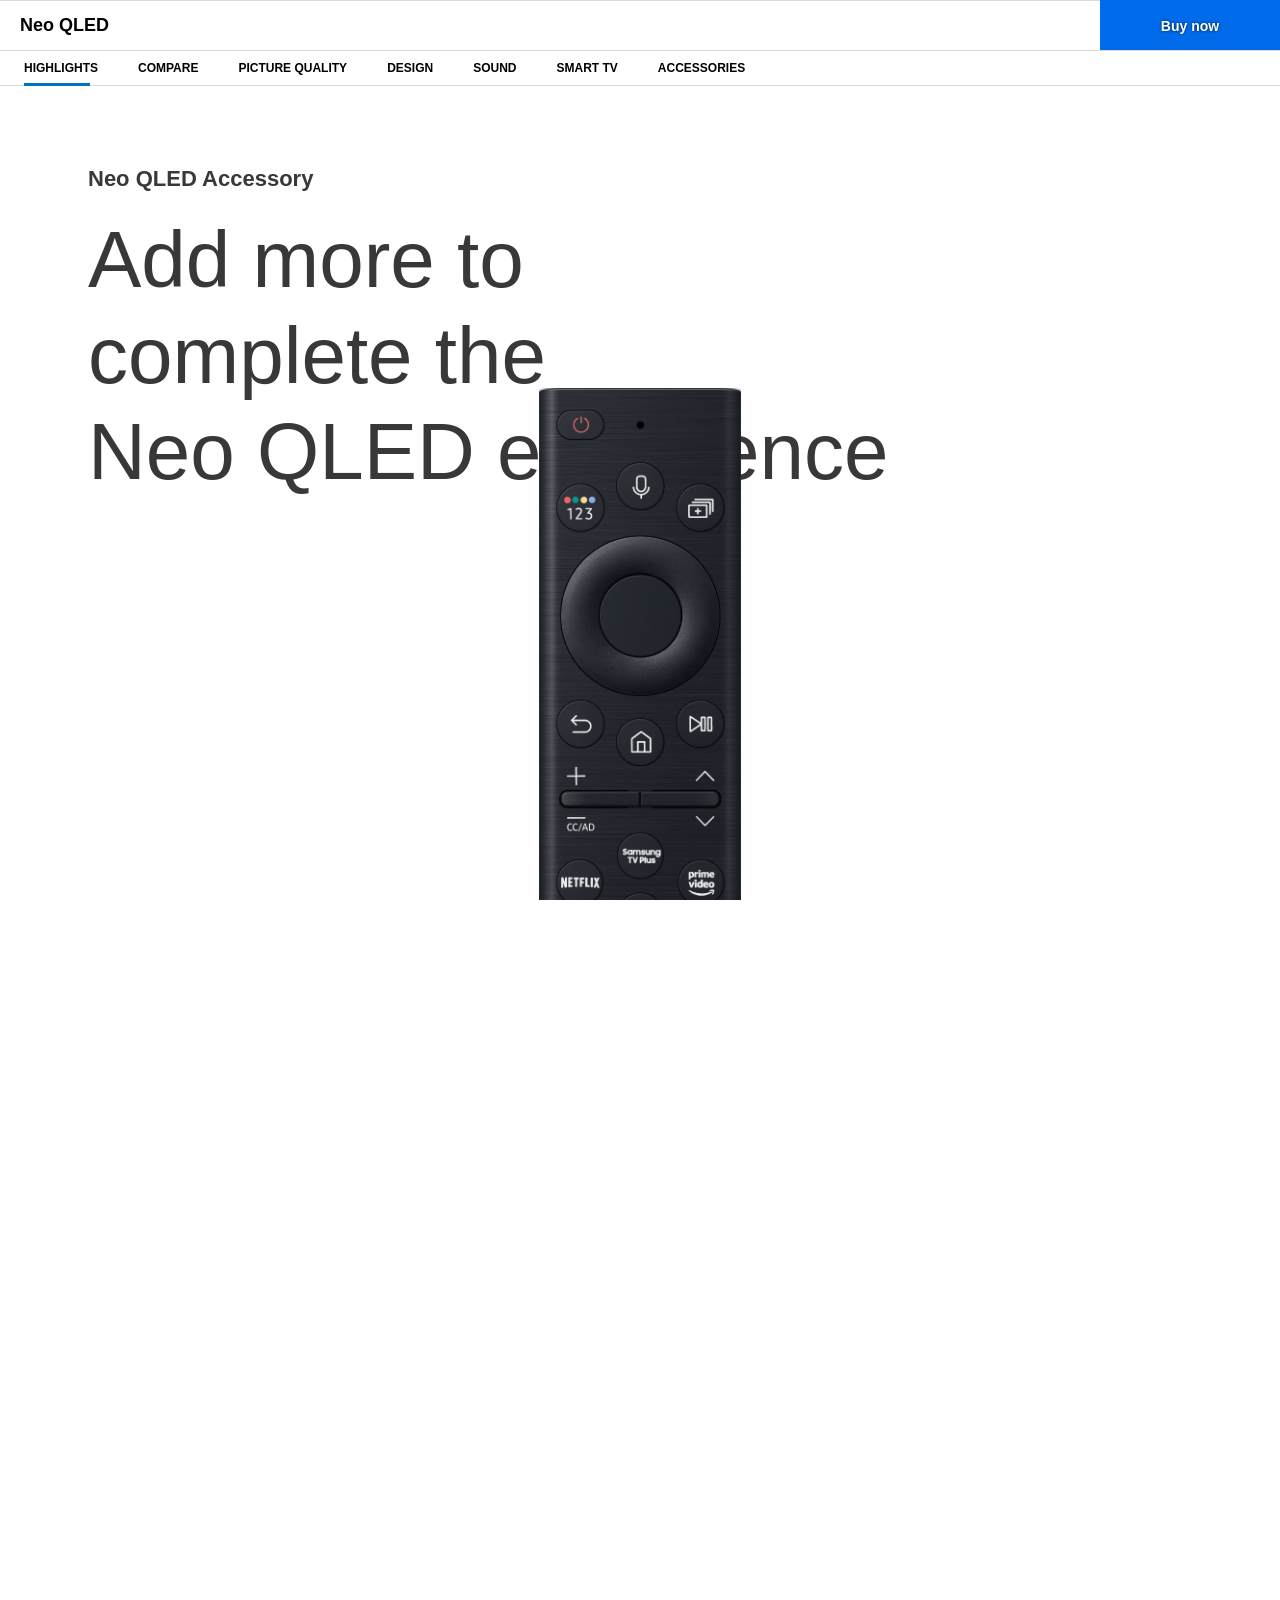
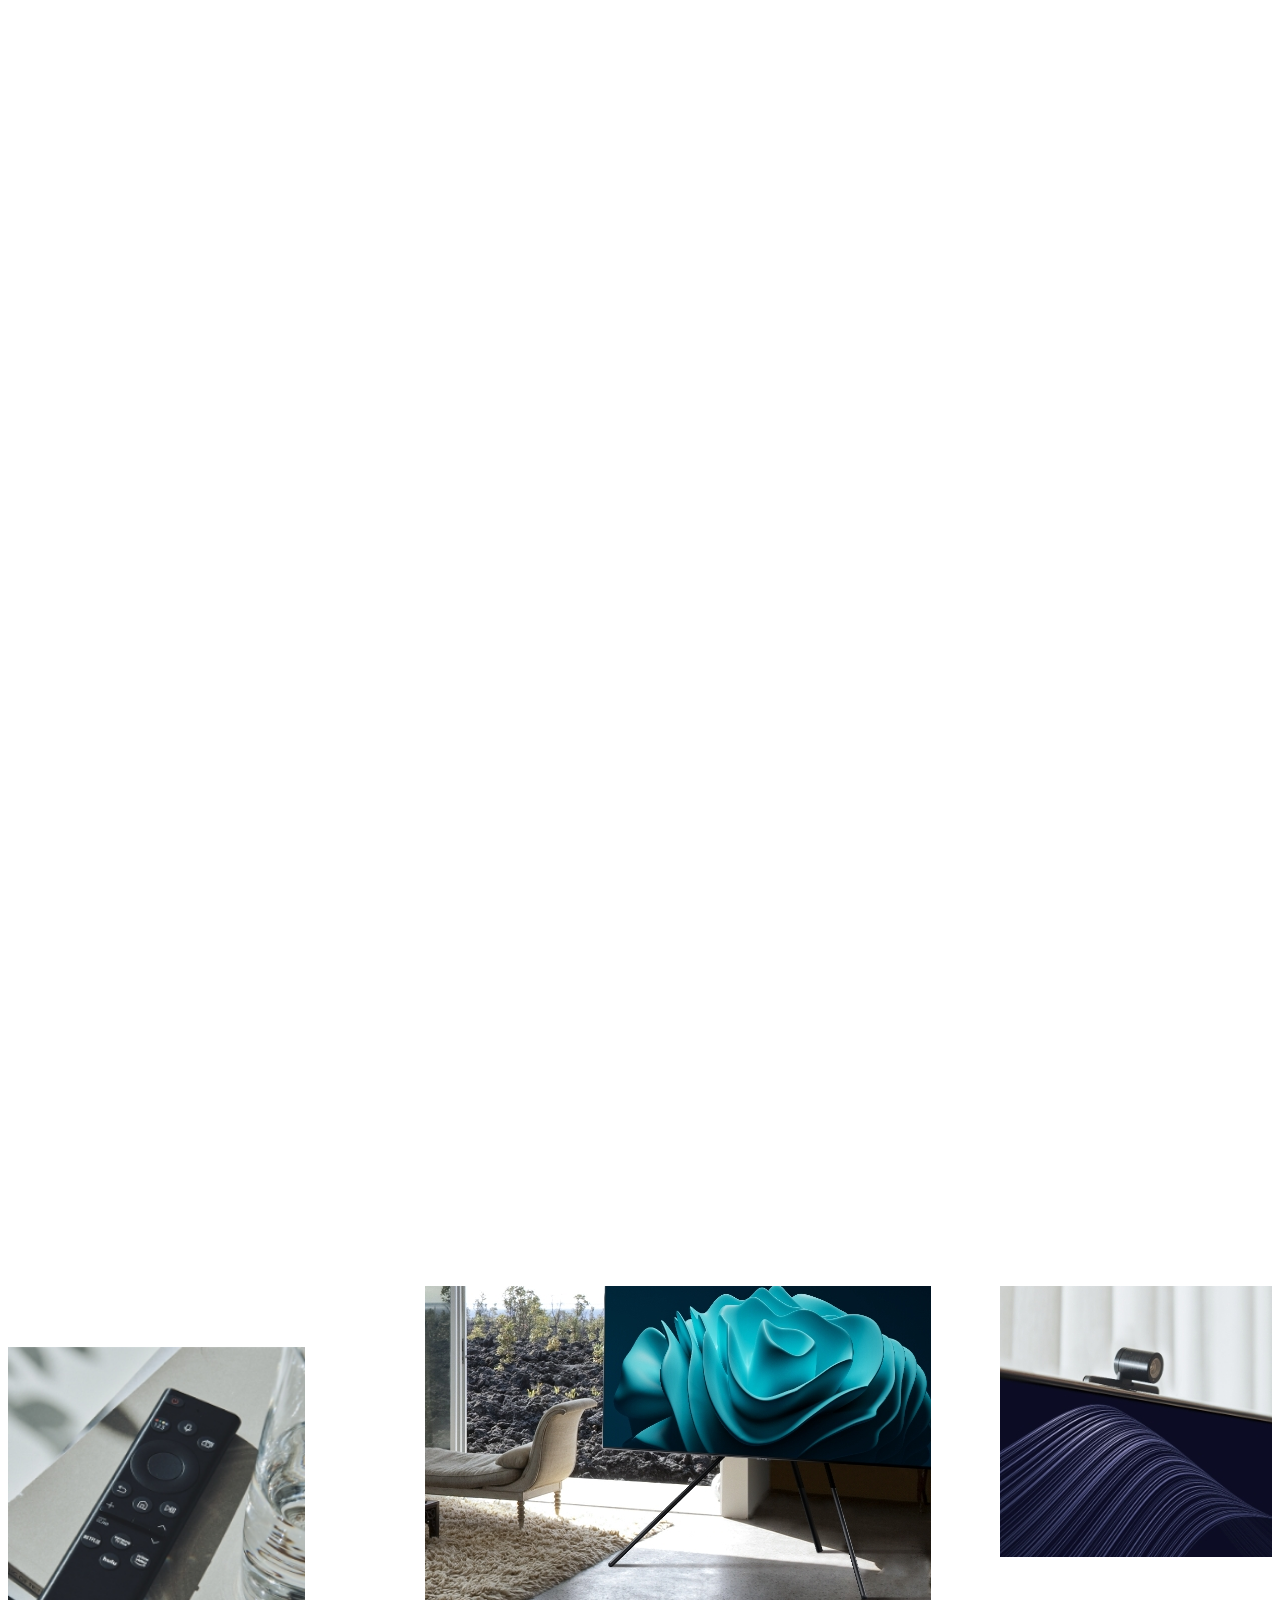
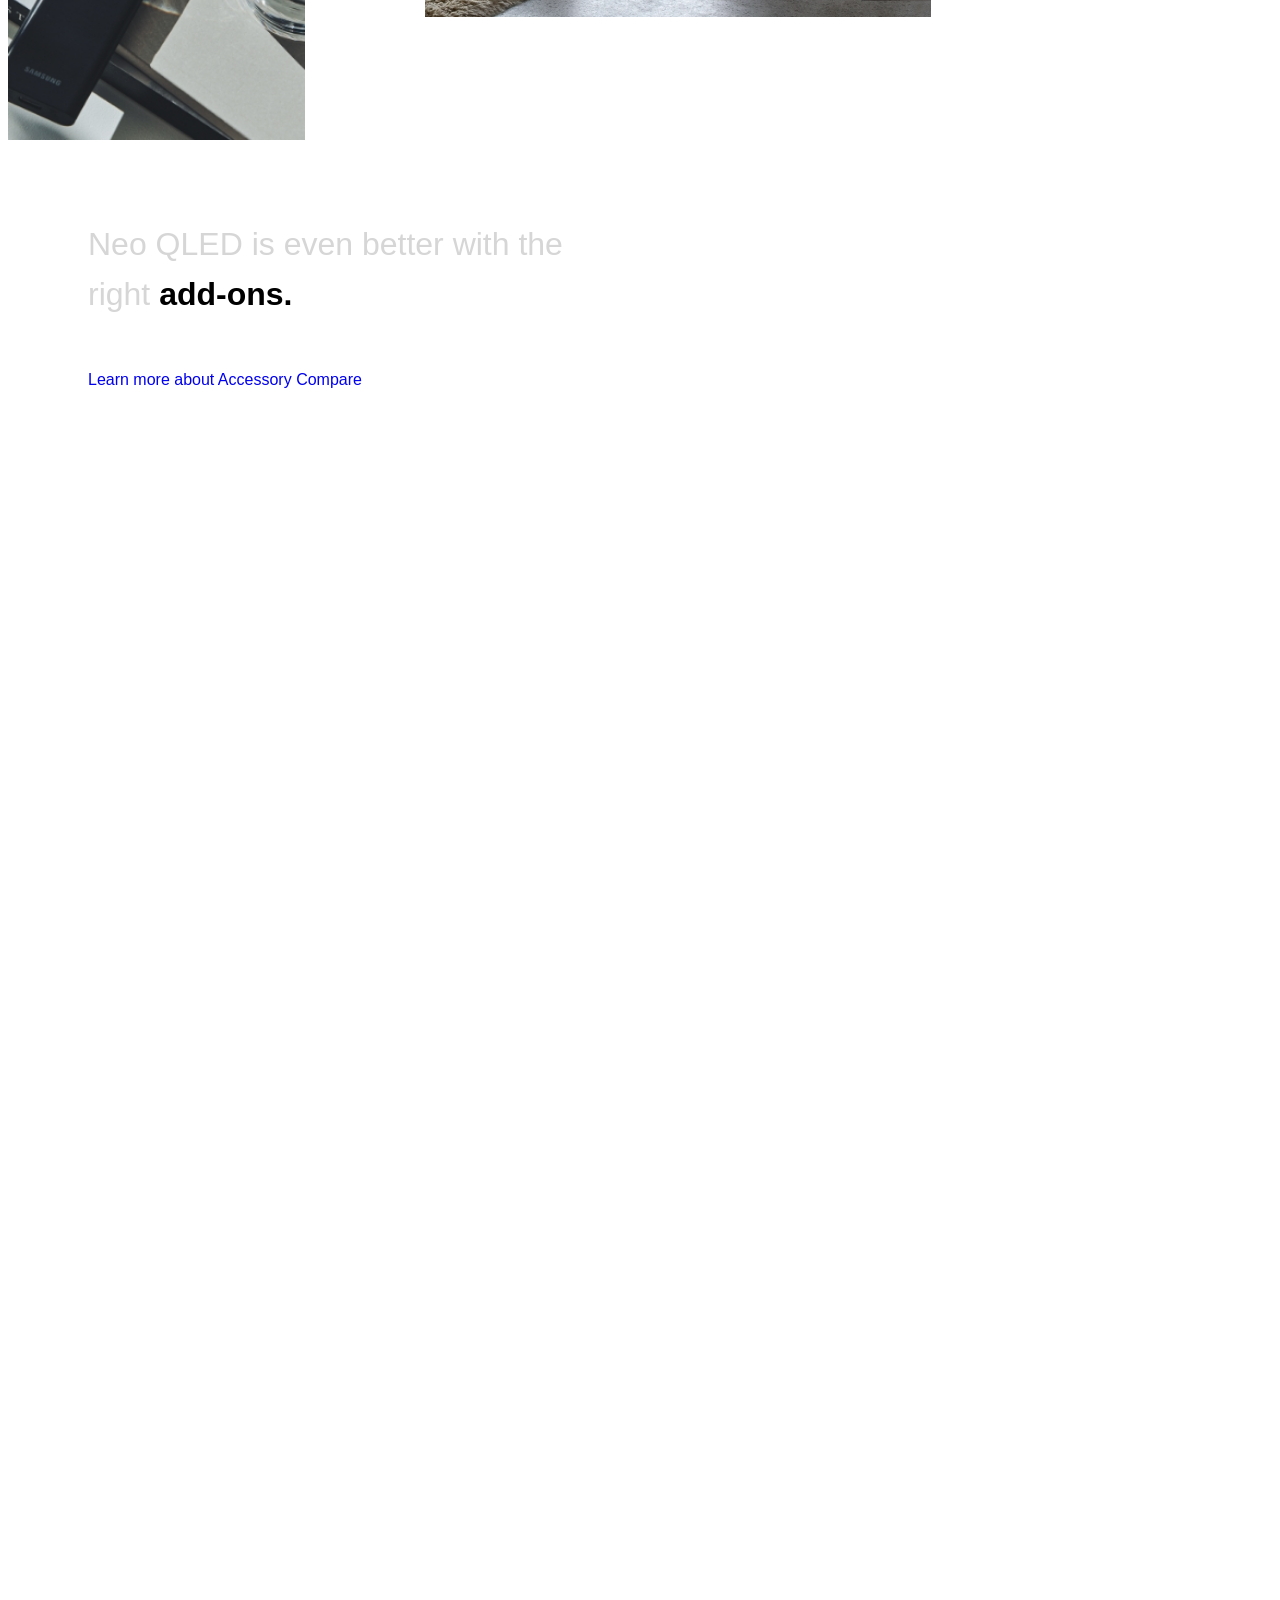
<file: index_final.html>
<!DOCTYPE html>
<html lang="ko">
<head>
    <meta charset="UTF-8">
    <meta name="viewport" content="width=device-width, initial-scale=1.0">
    <title></title>
    <link rel="stylesheet" href="css/style_final.css">
</head>
<body>
	<div class="content" role="main">
		<div class="root">
			<!--//neo qled gnb -->
			<div class="pd-g-floating-nav aem-GridColumn aem-GridColumn--default--12">
				<section class="floating-navigation floating-navigation--mobile-scroll floating-navigation--theme-white floating-navigation--no-utility floating-navigation--width-1440 floating-navigation--bg-1440 floating-navigation--bg-full floating-navigation--bg--fixed">
					<div class="floating-navigation--bg-full floating-navigation__wrap">
						<div class="floating-navigation__inner">
							<div class="floating-navigation__menu-wrap">
								<div class="floating-navigation__menu">
									<ul class="floating-navigation__menu-list">
										<li class="floating-navigation__menu-item active">
											<a href="#" an-tr="nv04_floating navigation-vd marketing page-cta-link" an-ca="navigation" an-ac="secondary navi" an-la="secondary navi:highlights" draggable="false">HIGHLIGHTS
											</a>
										</li>
										<li class="floating-navigation__menu-item ">
											<a href="#" an-tr="nv04_floating navigation-vd marketing page-cta-link" an-ca="navigation" an-ac="secondary navi" an-la="secondary navi:compare" draggable="false">COMPARE
											</a>
										</li>
										<li class="floating-navigation__menu-item ">
											<a href="#" an-tr="nv04_floating navigation-vd marketing page-cta-link" an-ca="navigation" an-ac="secondary navi" an-la="secondary navi:picture quality" draggable="false">PICTURE QUALITY
											</a>
										</li>
										<li class="floating-navigation__menu-item ">
											<a href="#" an-tr="nv04_floating navigation-vd marketing page-cta-link" an-ca="navigation" an-ac="secondary navi" an-la="secondary navi:design" draggable="false">DESIGN
											</a>
										</li>
										<li class="floating-navigation__menu-item ">
											<a href="#" an-tr="nv04_floating navigation-vd marketing page-cta-link" an-ca="navigation" an-ac="secondary navi" an-la="secondary navi:sound" draggable="false">SOUND
											</a>
										</li>
										<li class="floating-navigation__menu-item ">
											<a href="#" an-tr="nv04_floating navigation-vd marketing page-cta-link" an-ca="navigation" an-ac="secondary navi" an-la="secondary navi:smarttv" draggable="false">SMART TV
											</a>
										</li>
										<li class="floating-navigation__menu-item ">
											<a href="#" an-tr="nv04_floating navigation-vd marketing page-cta-link" an-ca="navigation" an-ac="secondary navi" an-la="secondary navi:tv accessories" draggable="false">ACCESSORIES
											</a>
										</li>
									</ul>
									<div class="floating-navigation__menu-bar" style="left: 24px; width: 66px;"></div>
								</div>
							</div>
							<div class="floating-navigation__header">
								<h1 class="floating-navigation__headline">
									<strong class="floating-navigation__headline-text">
										<em>Neo QLED</em>
										<svg class="icon" focusable="false"><use xlink:href="#" href="#close-up-bold"></use></svg>
									</strong>
								</h1>
								
								<div class="floating-navigation__utility">
									<div class="floating-navigation__button-wrap">
										<a class="floating-navigation__button" href="#" aria-label="Buy now" an-tr="nv04_floating navigation-vd marketing page-cta-button" an-ca="navigation" an-ac="secondary navi" an-la="secondary navi:buy now"><span>Buy now</span>
										</a>
									</div>
								</div>
							</div>
						</div>
					</div>
				</section>
			</div>
			<!--//neo qled gnb e-->

		
			<!-- accessory -->
			<div class="vd-wrap">
				<section class="vd-common vd-qled-acc">
					<div class="vd-cont">
						<div class="vd-sticky-wrap vd-remote">
							<div class="vd-sticky-in">
								
								<div class="vd-qled-acc-start">
									<div class="vd-txt-wrap vd-header">
										<h2 class="vd-eyebrow">Neo QLED Accessory</h2>
										<p class="vd-tit">Add more to <br/>complete the<br/>Neo QLED experience</p>
									</div>
									<div class="vd-remote-box">
										<figure class="vd-remote-img image">
											<div class="remote-back-box">
												<img src="img/img-acc-remote-back.png" data-desktop-src="img/img-acc-remote-back.png" data-mobile-src="img/img-acc-remote-back.png" class="original-back-img responsive-img" alt="">
											</div>
											<img src="img/img-acc-remote-front.png" data-desktop-src="img/img-acc-remote-front.png" data-mobile-src="img/img-acc-remote-front.png" class="original-img responsive-img" alt="">
											<img src="img/img-acc-remote-front-large.png" data-desktop-src="img/img-acc-remote-front-large.png" data-mobile-src="img/img-acc-remote-front-large.png" class="large-img responsive-img" alt="">
										</figure>
									</div>
								</div>
								
								<div class="vd-qled-acc-story01">
									<div class="vd-acc-remote-wrap">
										<div class="vd-remote-box">
											<figure class="vd-remote-back">
												<img src="img/img-acc-remote-back.png" alt="">
											</figure>
											<div class="vd-remote-charge">
												<span class="vd-charge01"><img src="img/img-acc-charge.png" alt=""></span>
												<span class="vd-charge02"><img src="img/img-acc-charge.png" alt=""></span>
												<span class="vd-charge03"><img src="img/img-acc-charge.png" alt=""></span>
												<span class="vd-charge04"><img src="img/img-acc-charge.png" alt=""></span>
												<span class="vd-charge05"><img src="img/img-acc-charge.png" alt=""></span>
												<span class="vd-charge06"><img src="img/img-acc-charge.png" alt=""></span>
												<span class="vd-charge07"><img src="img/img-acc-charge.png" alt=""></span>
												<span class="vd-charge08"><img src="img/img-acc-charge.png" alt=""></span>
												<span class="vd-charge09"><img src="img/img-acc-charge.png" alt=""></span>
												<span class="vd-charge10"><img src="img/img-acc-charge.png" alt=""></span>
											</div>
										</div>
										<div class="vd-remote-light">
											<figure class="vd-light-on image"><img src="img/img-acc-remote-light.png" data-desktop-src="img/img-acc-remote-light.png" data-mobile-src="img/img-acc-remote-light.png" alt="" class="responsive-img"></figure>
										</div>
									</div>
								</div>
								
								<div class="vd-qled-acc-story02">
									<div class="vd-acc-remote-wrap">
										<div class="vd-remote-box">
											<figure class="vd-remote-back"><img src="img/img-acc-remote-back.png" alt=""></figure>
											<div class="vd-remote-charge">
												<span class="vd-charge01"><img src="img/img-acc-charge.png" alt=""></span>
												<span class="vd-charge02"><img src="img/img-acc-charge.png" alt=""></span>
												<span class="vd-charge03"><img src="img/img-acc-charge.png" alt=""></span>
												<span class="vd-charge04"><img src="img/img-acc-charge.png" alt=""></span>
												<span class="vd-charge05"><img src="img/img-acc-charge.png" alt=""></span>
												<span class="vd-charge06"><img src="img/img-acc-charge.png" alt=""></span>
												<span class="vd-charge07"><img src="img/img-acc-charge.png" alt=""></span>
												<span class="vd-charge08"><img src="img/img-acc-charge.png" alt=""></span>
												<span class="vd-charge09"><img src="img/img-acc-charge.png" alt=""></span>
												<span class="vd-charge10"><img src="img/img-acc-charge.png" alt=""></span>
											</div>
										</div>
										<div class="vd-remote-item-box left-box">
											<div class="vd-charge-item01">
												<figure><img src="img/img-charge-item01.png" alt=""></figure>
												<div class="vd-charge-line">
													<img src="img/img-charge-item01-mt01.png" alt="" class="vd-charge-line01">
													<img src="img/img-charge-item01-mt02.png" alt="" class="vd-charge-line02">
													<img src="img/img-charge-item01-mt03.png" alt="" class="vd-charge-line03">
												</div>
											</div>
											
											<div class="vd-charge-item02">
												<figure><img src="img/img-charge-item02.png" alt=""></figure>
												<div class="vd-charge-line">
													<img src="img/img-charge-item02-mt01.png" alt="" class="vd-charge-line01">
													<img src="img/img-charge-item02-mt02.png" alt="" class="vd-charge-line02">
													<img src="img/img-charge-item02-mt03.png" alt="" class="vd-charge-line03">
												</div>
											</div>
											
											<div class="vd-charge-item03">
												<figure><img src="img/img-charge-item03.png" alt=""></figure>
												<div class="vd-charge-line">
													<img src="img/img-charge-item03-mt01.png" alt="" class="vd-charge-line01">
													<img src="img/img-charge-item03-mt02.png" alt="" class="vd-charge-line02">
													<img src="img/img-charge-item03-mt03.png" alt="" class="vd-charge-line03">
												</div>
											</div>
										
										</div>
										<div class="vd-remote-item-box right-box">
											<div class="vd-charge-item04">
												<figure><img src="img/img-charge-item04.png" alt=""></figure>
												<div class="vd-charge-line">
													<img src="img/img-charge-item04-mt01.png" alt="" class="vd-charge-line01">
													<img src="img/img-charge-item04-mt02.png" alt="" class="vd-charge-line02">
													<img src="img/img-charge-item04-mt03.png" alt="" class="vd-charge-line03">
												</div>
											</div>
											
											<div class="vd-charge-item05">
												<figure><img src="img/img-charge-item05.png" alt=""></figure>
												<div class="vd-charge-line">
													<img src="img/img-charge-item05-mt01.png" alt="" class="vd-charge-line01">
													<img src="img/img-charge-item05-mt02.png" alt="" class="vd-charge-line02">
													<img src="img/img-charge-item05-mt03.png" alt="" class="vd-charge-line03">
												</div>
											</div>
										</div>
									</div>
								</div>
								
							</div>
						</div>
						
						<div class="vd-acc-scroll">
							<div class="vd-sticky-wrap">
								<div class="vd-sticky-in">
									<div class="vd-acc-scroll-outer">
										<div class="vd-acc-scroll-inner">
											<ul class="vd-acc-item-list" role="list">
												<li class="vd-acc-item01" role="listitem">
													<div class="item-inner">
														<figure class="image">
															<img src="img/img-acc-product01.jpg" data-desktop-src="img/img-acc-product01.jpg" data-mobile-src="img/img-acc-product01.jpg" alt="" class="responsive-img">
														</figure>
													</div>
												</li>
												<li class="vd-acc-item02" role="listitem">
													<div class="item-inner">
														<figure class="image">
															<img src="img/img-acc-product02.jpg" data-desktop-src="img/img-acc-product02.jpg" data-mobile-src="img/img-acc-product02.jpg" alt="" class="responsive-img">
														</figure>
													</div>
												</li>
												<li class="vd-acc-item03" role="listitem">
													<div class="item-inner">
														<figure class="image">
															<img src="img/img-acc-product03.jpg" data-desktop-src="img/img-acc-product3.jpg" data-mobile-src="img/img-acc-product03.jpg" alt="" class="responsive-img">
														</figure>
													</div>
												</li>
											</ul>
										</div>
									</div>
									
									<div class="vd-qled-acc-end vd-mo-none">
										<div class="vd-cont-inner vd-w-1440">
											<div class="vd-txt-wrap vd-txt-type01 vd-type-white">
												<p class="vd-desc">
													<span>Neo QLED is even better with the <br>right</span> <strong>add-ons.</strong>
												</p>
												<div class="vd-cta-wrap">
													<div class="vd-btn-link vd-btn-black"><a href="#"><span>Learn more about Accessory</span></a></div>
													<div class="vd-btn-link vd-btn-black vd-btn-compare"><a href="#vd-compare-wrap" role="button"><span>Compare</span></a></div>
												</div>
											</div>
										</div>
									</div>
									
								</div>
							</div>
							
							<div class="vd-qled-acc-end vd-pc-none">
								<div class="vd-cont-inner vd-w-1440">
									<div class="vd-txt-wrap vd-txt-type01 vd-type-white">
										<p class="vd-desc">
											<span>Neo QLED is even better with the <br class="vd-mo-none">right</span> <strong>add-ons.</strong>
										</p>
										<div class="vd-cta-wrap">
											<div class="vd-btn-link vd-btn-black"><a href="#"><span>Learn more about Accessory</span></a></div>
											<div class="vd-btn-link vd-btn-black vd-btn-compare"><a href="#vd-compare-wrap" role="button"><span>Compare</span></a></div>
										</div>
									</div>
								</div>
							</div>
						</div>
						
					</div>
				</section>
			</div>
			<!-- //accessory -->		
		</div>
	</div>

	<script src="js/gsap.min.js"></script>
	<script src="js/ScrollTrigger.min.js"></script>
	<script src="js/pracComp_final.js"></script>
	<!-- <script src="js/pracComp.js"></script> -->

</body>
</html>
</file>
<file: css/style_final.css>
@charset "UTF-8";
@import url("reset.css");

:root {
  --vh: 100%;
}
html,
body {
  height: 100vh;
  height: var(--vh);
}

.floating-navigation {
  overflow: visible;
}
.floating-navigation * {
  -webkit-box-sizing: border-box;
  box-sizing: border-box;
}
.floating-navigation:after {
  content: "";
  display: block;
  height: 86px;
}
.floating-navigation--no-menu.floating-navigation:after {
  height: 50px;
}
.floating-navigation__wrap {
  position: absolute;
  left: 0;
  right: 0;
  width: 100%;
  height: 86px;
  margin: 0 auto;
  z-index: 1999;
}
.floating-navigation--no-menu .floating-navigation__wrap {
  height: 50px;
}
.floating-navigation__wrap:after {
  content: "";
  display: block;
  position: absolute;
  bottom: 0;
  left: 0;
  right: 0;
  margin: 0 auto;
  height: 36px;
  opacity: 0.3;
}
.floating-navigation--no-menu .floating-navigation__wrap:after {
  content: none;
}
[class*="--fixed"] .floating-navigation__wrap {
  position: fixed;
  top: 0;
  left: 0;
  right: 0;
}
.floating-navigation__inner {
  position: relative;
  margin: 0 auto;
  max-width: 1440px;
  height: 100%;
}
.floating-navigation__header {
  position: relative;
  z-index: 2;
}
.floating-navigation__header .menu {
  position: static;
  min-width: auto;
  width: 24px;
  height: 50px;
}
.floating-navigation__header .menu__select-field {
  position: relative;
  min-height: 24px;
  margin-top: 13px;
}
.floating-navigation__header .menu__select-field-text {
  display: none;
}
.floating-navigation__header .menu__select-field-icon {
  position: absolute;
  top: 0;
  -webkit-transform: none;
  transform: none;
  width: 24px;
  height: 24px;
  right: 0;
}
.floating-navigation__header .menu__list-wrap {
  min-width: 252px;
  width: 252px;
  left: 20px;
  right: auto;
}
.floating-navigation__menu-wrap {
  z-index: 1;
}
.floating-navigation__menu {
  position: absolute;
  left: auto;
  right: auto;
  bottom: 0;
  width: 100%;
  height: 35px;
  text-align: left;
  white-space: nowrap;
  overflow: hidden;
  z-index: 2;
}
.floating-navigation__menu-bar {
  position: absolute;
  left: 20px;
  right: auto;
  top: 32px;
  height: 3px;
  background: #0073c3;
  z-index: 1;
  -webkit-transition: width 1s, left 1s, -webkit-transform 1s;
  transition: width 1s, left 1s, -webkit-transform 1s;
  transition: width 1s, left 1s, transform 1s;
  transition: width 1s, left 1s, transform 1s, -webkit-transform 1s;
  -webkit-transform: translateZ(0);
  transform: translateZ(0);
}
.floating-navigation__menu-list {
  display: table;
  position: absolute;
  left: 0;
  padding-left: 4px;
}
.floating-navigation__menu-item {
  display: table-cell;
  vertical-align: middle;
  padding: 2px 0;
}
.floating-navigation__menu-item a {
  position: relative;
  display: block;
  padding: 0 20px;
  height: 31px;
  line-height: 31px;
  font-size: 12px;
  font-weight: bold;
  color: #fff;
  text-decoration: none;
}
.floating-navigation__menu-item a .icon {
  fill: currentColor;
  width: 12px;
  height: 12px;
  vertical-align: -2px;
}
.floating-navigation__menu-utility {
  display: none;
}
.floating-navigation__badge-wrap {
  position: absolute;
  display: block;
  width: 14px;
  height: 14px;
  top: 2px;
  right: 4px;
}
.floating-navigation__badge-wrap img {
  max-width: 100%;
  height: auto;
  vertical-align: top;
}
.floating-navigation--no-menu .floating-navigation__menu-bar {
  display: none;
}
.floating-navigation__headline {
  float: left;
  height: 50px;
}
.floating-navigation__headline-text {
  display: inline-block;
  overflow: hidden;
  padding-left: 20px;
  padding-right: 10px;
  height: 50px;
  font-size: 18px;
  line-height: 50px;
  color: #fff;
}
.floating-navigation__headline-text svg.icon {
  display: none;
}
.floating-navigation__headline-text span {
  position: relative;
  display: inline-block;
  margin: -1px 5px 0;
  width: 2px;
  height: 16px;
  background: #fff;
  vertical-align: middle;
  font-size: 0;
  font-weight: normal;
  color: transparent;
  text-indent: -9999px;
}
.floating-navigation__headline-text img {
  max-width: 100%;
  max-height: 100%;
  vertical-align: middle;
  line-height: normal;
  font-size: 12px;
}
.floating-navigation__utility {
  position: absolute;
  top: 0;
  right: 0;
  white-space: nowrap;
  z-index: 3;
}
.floating-navigation__utility-list {
  display: inline-block;
  margin-right: 20px;
  vertical-align: top;
}
.floating-navigation--no-cta .floating-navigation__utility-list {
  margin-right: 0;
}
.floating-navigation__utility-list:after {
  content: "";
  display: inline-block;
  height: 50px;
  width: 0;
  font-size: 0;
  vertical-align: middle;
}
.floating-navigation__utility-item {
  display: inline-block;
  vertical-align: middle;
}
.floating-navigation__utility-item a {
  display: block;
  overflow: hidden;
  padding: 0 15px;
  height: 50px;
  line-height: 52px;
  font-size: 12px;
  font-weight: bold;
  color: #fff;
  text-decoration: none;
}
.floating-navigation__utility-item a .icon {
  fill: currentColor;
  width: 12px;
  height: 12px;
  vertical-align: -2px;
}
.floating-navigation__button-wrap {
  display: inline-block;
  vertical-align: top;
}
.floating-navigation__button {
  display: inline-block;
  width: 180px;
  height: 50px;
  line-height: 50px;
  background: #006bea;
  border-radius: 0;
  font-size: 14px;
  font-weight: bold;
  padding: 0;
  text-align: center;
  color: #fff;
  overflow: hidden;
}
.floating-navigation__button.nav-cta-hide {
  margin-right: -180px;
  -webkit-transition: margin 0.4s ease-out;
  transition: margin 0.4s ease-out;
}
.floating-navigation__button.nav-cta-show {
  margin-right: 0;
  -webkit-transition: margin 0.4s ease-out;
  transition: margin 0.4s ease-out;
}
.floating-navigation__button.new-window[target="_blank"] .icon {
  width: 14px;
  height: 14px;
  vertical-align: -2px;
  fill: currentColor;
}
.floating-navigation__button span {
  display: inline-block;
  line-height: 1.32;
  vertical-align: middle;
  white-space: normal;
  text-shadow: 0 0 3px rgba(0, 0, 0, 0.75);
}
.floating-navigation__button.disabled {
  background: #ddd !important;
  color: #aaa !important;
}
.floating-navigation__button.disabled span {
  text-shadow: 0 0 3px rgba(255, 255, 255, 0.25) !important;
}
.floating-navigation--theme-black .floating-navigation__wrap {
  background: #202425;
}
.floating-navigation--theme-black .floating-navigation__wrap:after {
  background: #141414;
}
.floating-navigation--theme-black .floating-navigation__headline-text,
.floating-navigation--theme-black .floating-navigation__menu-item a,
.floating-navigation--theme-black .floating-navigation__utility-item a {
  color: #fff;
}
.floating-navigation--theme-black .floating-navigation__headline-text span {
  background: #fff;
}
.floating-navigation--theme-black .floating-navigation__headline .menu {
  background-color: #202425;
}
.floating-navigation--theme-black
  .floating-navigation__headline
  .menu__select-field-text {
  color: #fff;
}
.floating-navigation--theme-black
  .floating-navigation__headline
  .menu__select-field-icon {
  fill: #fff;
}
.floating-navigation--theme-gray .floating-navigation__wrap {
  background: #f5f5f5;
}
.floating-navigation--theme-gray .floating-navigation__wrap:after {
  background: #dadada;
  opacity: 1;
}
.floating-navigation--theme-gray .floating-navigation__headline-text,
.floating-navigation--theme-gray .floating-navigation__menu-item a,
.floating-navigation--theme-gray .floating-navigation__utility-item a {
  color: #000;
}
.floating-navigation--theme-gray .floating-navigation__headline-text span {
  background: #000;
}
.floating-navigation--theme-gray .floating-navigation__headline .menu {
  background-color: #f5f5f5;
}
.floating-navigation--theme-gray
  .floating-navigation__headline
  .menu__select-field-icon {
  fill: #000;
}
.floating-navigation--theme-white .floating-navigation__wrap {
  background: #fff;
}
.floating-navigation--theme-white .floating-navigation__wrap:before {
  content: "";
  display: block;
  position: absolute;
  left: 0;
  right: 0;
  top: 0;
  width: 100%;
  border-top: 1px solid #dadada;
}
.floating-navigation--theme-white .floating-navigation__wrap:after {
  border-top: 1px solid #dadada;
  border-bottom: 1px solid #dadada;
  -webkit-box-sizing: border-box;
  box-sizing: border-box;
  background: #fff;
  opacity: 1;
}
.floating-navigation--theme-white .floating-navigation__headline-text,
.floating-navigation--theme-white .floating-navigation__menu-item a,
.floating-navigation--theme-white .floating-navigation__utility-item a {
  color: #000;
}
.floating-navigation--theme-white .floating-navigation__headline-text span {
  background: #000;
}
.floating-navigation--theme-white
  .floating-navigation__headline
  .menu__select-field-icon {
  fill: #000;
}
.floating-navigation--theme-white .floating-navigation__button {
  background: #006bea;
}
.floating-navigation--theme-white
  .floating-navigation__menu-bar.menu-action-color--sky {
  background: #a5a8c4;
}
.floating-navigation--theme-white.floating-navigation--no-menu
  .floating-navigation__wrap {
  height: 51px;
}
.floating-navigation--theme-white.floating-navigation--no-menu
  .floating-navigation__wrap:after {
  content: "";
  height: 0;
  border-width: 0 0 1px;
}
.s-mode-high-contrast .floating-navigation {
  background: #000;
}
.s-mode-high-contrast .floating-navigation__headline-text,
.s-mode-high-contrast .floating-navigation__menu-item a,
.s-mode-high-contrast .floating-navigation__utility-item a {
  color: #fff01f;
}
.s-mode-high-contrast .floating-navigation__headline-link span,
.s-mode-high-contrast .floating-navigation__button,
.s-mode-high-contrast .floating-navigation__menu .bar {
  background-color: #fff01f;
}
.s-mode-high-contrast .floating-navigation__button {
  color: #000;
}
.s-mode-high-contrast
  .floating-navigation__button.new-window[target="_blank"]
  .icon {
  fill: #000;
}
.chrome .floating-navigation__menu-item a,
.safari .floating-navigation__menu-item a,
.chrome .floating-navigation__utility-item a,
.safari .floating-navigation__utility-item a {
  outline-offset: -3px;
}
.floating-navigation--bg-1440 .floating-navigation__wrap {
  max-width: 1440px;
}
.floating-navigation--bg-1920 .floating-navigation__wrap {
  max-width: 1920px;
}
.floating-navigation--bg-full .floating-navigation__wrap {
  max-width: 100%;
}
.floating-navigation--bg-1440.floating-navigation--width-1920
  .floating-navigation__wrap {
  max-width: 1920px;
}
.floating-navigation--width-1440 .floating-navigation__inner {
  max-width: 1440px;
}
.floating-navigation--width-1920 .floating-navigation__inner {
  max-width: 1920px;
}
.unpacked-floating-navigation .floating-navigation__wrap {
  -webkit-backdrop-filter: blur(8px);
  backdrop-filter: blur(8px);
  background: rgba(0, 0, 0, 0.55) !important;
}
.unpacked-floating-navigation .floating-navigation__wrap::after {
  -webkit-box-sizing: border-box;
  box-sizing: border-box;
  background-color: transparent;
  border-top: 1px solid #fff;
  border-bottom: 1px solid #fff;
}
.unpacked-floating-navigation .floating-navigation__menu-item a {
  color: #fff;
}
.unpacked-floating-navigation .floating-navigation__menu-bar {
  background-color: #fff;
}
.unpacked-floating-navigation .floating-navigation__utility-item a:hover {
  color: #fff;
}
.unpacked-floating-navigation .floating-navigation__headline .menu {
  background-color: transparent;
}
.unpacked-floating-navigation
  .floating-navigation__headline
  .menu__select-field-text {
  color: #fff;
}
.unpacked-floating-navigation
  .floating-navigation__headline
  .menu__select-field-icon {
  fill: #fff;
}
.unpacked-floating-navigation .floating-navigation__button {
  background: #e2cac5;
  background: -webkit-gradient(
    linear,
    left top,
    left bottom,
    from(#e2cac5),
    to(#dbb3a9)
  );
  background: linear-gradient(to bottom, #e2cac5 0, #dbb3a9 100%);
  filter: progid:DXImageTransform.Microsoft.gradient(startColorstr='#e2cac5',endColorstr='#e2cac5',GradientType=0);
  color: #000;
}
.unpacked-floating-navigation .floating-navigation__button span {
  text-shadow: none;
}

.s-mode-high-contrast .floating-navigation__headline-text svg.icon {
  fill: #fff01f;
}

/***********************/

.vd-show {
  display: block !important;
}
.vd-hide {
  display: none;
}
.vd-pc-none {
  display: none;
}
.vd-sticky-out {
  top: inherit !important;
}
.vd-wrap {
  max-width: 1920px;
  margin: 0 auto;
  opacity: 1;
  transition: opacity 0.6s;
}
.vd-wrap * {
  backface-visibility: hidden;
}
.vd-common {
  position: relative;
  line-height: 1.2;
}
.vd-common .vd-w-1440 {
  max-width: 1440px;
  width: 100%;
  margin: 0 auto;
}
.vd-sticky-in {
  overflow: hidden;
  position: sticky;
  height: calc(100vh - 86px);
  top: 86px;
  z-index: 1;
}
.vd-video-box {
  position: relative;
  width: 100%;
  height: 100%;
}
.vd-video-box .vd-video-cont {
  object-fit: cover;
  width: 100%;
  height: 100%;
  background-size: cover;
  background-position: center center;
  background-repeat: no-repeat;
}
.vd-common .vd-cta-wrap {
  margin-top: 50px;
}
.vd-common .vd-cta-wrap.cta-center {
  text-align: center;
}
.vd-common .vd-cta-wrap .vd-btn-link {
  display: inline;
}
.vd-common .vd-header {
  max-width: 1440px;
  width: 100%;
  margin: 0 auto;
  padding: 80px 0 0 88px;
}
.vd-common .vd-header .vd-eyebrow {
  display: inline-block;
  font-size: 22px;
  font-weight: 700;
}
.vd-common .vd-header .vd-tit {
  display: block;
  font-size: 80px;
}
.vd-common .vd-header .vd-eyebrow + .vd-tit {
  margin-top: 20px;
}

[class*="-end"] .vd-cont-inner {
  padding: 0 88px;
}

.vd-common .vd-txt-type01 {
  max-width: 720px;
  width: 100%;
}
.vd-common .vd-txt-type01 .vd-desc {
  display: inline;
  font-size: 32px;
  color: #757575;
  line-height: 1.56;
}
.vd-common .vd-txt-type01 .vd-desc span {
  opacity: 0.1;
}
.vd-common .vd-txt-type01 .vd-desc strong {
  color: #fff;
  opacity: 1 !important;
}
.vd-common .vd-txt-type01.vd-type-white .vd-desc-tit {
  color: #000;
}
.vd-common .vd-txt-type01.vd-type-white .vd-desc strong {
  color: #000;
}

/* acc */
.vd-qled-acc .vd-sticky-wrap.vd-remote {
  position: relative;
  height: 6000px;
}

.vd-qled-acc .vd-qled-acc-start {
  position: relative;
  width: 100%;
  height: 100%;
  background-color: #fff;
  z-index: 4;
}
.vd-qled-acc .vd-qled-acc-start .vd-remote-box {
  position: absolute;
  top: 461px;
  height: 100vh;
  width: 100%;
}
.vd-qled-acc .vd-qled-acc-start .vd-remote-box .vd-remote-img {
  position: absolute;
  left: 50%;
  top: 0;
  width: 420px;
  transform: translateX(-50%);
}
.vd-qled-acc .vd-qled-acc-start .vd-remote-box .vd-remote-img img {
  position: absolute;
  top: 0;
  left: 0;
  width: 100%;
}
.vd-qled-acc .vd-qled-acc-start .vd-remote-box .vd-remote-img .remote-back-box {
  overflow: hidden;
  position: relative;
  z-index: 5;
  height: 494px;
  transform-origin: bottom;
  transform: matrix(1, 0, 0, 0, 0, 0);
}
.vd-qled-acc
  .vd-qled-acc-start
  .vd-remote-box
  .vd-remote-img
  .remote-back-box
  img.original-back-img {
  transform-origin: bottom;
}

.vd-qled-acc [class^="vd-qled-acc-story"] {
  position: absolute;
  top: 0;
  width: 100%;
  height: 100%;
  background: #fff;
}
.vd-qled-acc [class^="vd-qled-acc-story"] .vd-acc-remote-wrap {
  position: relative;
  left: 50%;
  top: 50%;
  max-width: 1440px;
  width: 100%;
  height: 860px;
  transform: translate(-50%, -50%);
}
.vd-qled-acc [class^="vd-qled-acc-story"] .vd-remote-charge {
  position: absolute;
  top: 33px;
  left: 27px;
  width: 55px;
  height: 191px;
  background: rgba(255, 0, 0, 0);
}
.vd-qled-acc
  [class^="vd-qled-acc-story"]
  .vd-remote-charge
  [class^="vd-charge"] {
  display: block;
  font-size: 0;
  line-height: 1;
  opacity: 0;
}
.vd-qled-acc [class^="vd-qled-acc-story"] .vd-remote-charge img {
  width: 100%;
}

.vd-qled-acc .vd-qled-acc-story01 {
  z-index: 2;
  background-color: transparent;
}
.vd-qled-acc .vd-qled-acc-story01.scen {
  z-index: 5;
}
.vd-qled-acc .vd-qled-acc-story01 .vd-acc-remote-wrap .vd-remote-box {
  position: absolute;
  left: 50%;
  bottom: 108px;
  width: 110px;
  transform: translateX(-50%);
  z-index: 3;
}
.vd-qled-acc
  .vd-qled-acc-story01
  .vd-acc-remote-wrap
  .vd-remote-box
  .vd-remote-back
  img {
  width: 100%;
}
.vd-qled-acc .vd-qled-acc-story01 .vd-acc-remote-wrap .vd-remote-light {
  position: absolute;
  left: 50%;
  top: -107px;
  width: 728px;
  height: 728px;
  transform: translate(-50%, -100px);
  z-index: 2;
}
.vd-qled-acc
  .vd-qled-acc-story01
  .vd-acc-remote-wrap
  .vd-remote-light
  [class^="vd-light-o"] {
  position: absolute;
  top: 0;
  left: 0;
}
.vd-qled-acc
  .vd-qled-acc-story01
  .vd-acc-remote-wrap
  .vd-remote-light
  [class^="vd-light-o"]
  img {
  width: 100%;
}
.vd-qled-acc
  .vd-qled-acc-story01
  .vd-acc-remote-wrap
  .vd-remote-light
  .vd-light-on {
  opacity: 0;
}
.vd-qled-acc .vd-qled-acc-story01 .vd-acc-remote-wrap .vd-remote-effect {
  position: absolute;
  left: 50%;
  top: -107px;
  width: 728px;
  height: 728px;
  transform: translateX(-50%);
  z-index: 2;
}
.vd-qled-acc .vd-qled-acc-story01 .vd-acc-remote-wrap .vd-remote-effect img {
  position: absolute;
  top: 50%;
  left: 50%;
  transform: translate(-50%, -50%);
  opacity: 0;
}

.vd-qled-acc .vd-qled-acc-story02 {
  z-index: 1;
}
.vd-qled-acc .vd-qled-acc-story02 .vd-acc-remote-wrap {
  /* line motion */
}
.vd-qled-acc .vd-qled-acc-story02 .vd-acc-remote-wrap .vd-remote-box {
  position: absolute;
  left: 50%;
  top: 50%;
  width: 110px;
  transform: translate(-50%, -50%);
  z-index: 3;
}
.vd-qled-acc .vd-qled-acc-story02 .vd-acc-remote-wrap .vd-remote-back img {
  width: 100%;
}
.vd-qled-acc .vd-qled-acc-story02 .vd-acc-remote-wrap .vd-remote-item-box {
  position: absolute;
  top: 0;
  width: 50%;
  height: 100%;
}
.vd-qled-acc
  .vd-qled-acc-story02
  .vd-acc-remote-wrap
  .vd-remote-item-box.left-box {
  left: 0;
}
.vd-qled-acc
  .vd-qled-acc-story02
  .vd-acc-remote-wrap
  .vd-remote-item-box.right-box {
  right: 0;
}
.vd-qled-acc
  .vd-qled-acc-story02
  .vd-acc-remote-wrap
  [class^="vd-charge-item0"] {
  position: absolute;
  opacity: 0;
  transform: translateY(60px);
}
.vd-qled-acc
  .vd-qled-acc-story02
  .vd-acc-remote-wrap
  [class^="vd-charge-item0"]
  img {
  width: 100%;
}
.vd-qled-acc .vd-qled-acc-story02 .vd-acc-remote-wrap .vd-charge-line {
  position: absolute;
  top: 0;
  right: 0;
  width: 100%;
  height: 100%;
}
.vd-qled-acc .vd-qled-acc-story02 .vd-acc-remote-wrap .vd-charge-line img {
  position: absolute;
  top: 0;
  left: 0;
  width: 100%;
}
.vd-qled-acc .vd-qled-acc-story02 .vd-acc-remote-wrap .vd-charge-item01 {
  width: 191px;
  height: 120px;
  top: 120px;
  right: 188px;
}
.vd-qled-acc .vd-qled-acc-story02 .vd-acc-remote-wrap .vd-charge-item02 {
  width: 241px;
  height: 167px;
  top: 322px;
  right: 355px;
}
.vd-qled-acc .vd-qled-acc-story02 .vd-acc-remote-wrap .vd-charge-item03 {
  width: 186px;
  height: 184px;
  bottom: 145px;
  right: 231px;
}
.vd-qled-acc .vd-qled-acc-story02 .vd-acc-remote-wrap .vd-charge-item04 {
  width: 354px;
  height: 180px;
  top: 149px;
  left: 190px;
}
.vd-qled-acc .vd-qled-acc-story02 .vd-acc-remote-wrap .vd-charge-item05 {
  width: 185px;
  height: 193px;
  bottom: 146px;
  left: 273px;
}
.vd-qled-acc
  .vd-qled-acc-story02
  .vd-acc-remote-wrap
  [class^="vd-charge-line0"] {
  animation-duration: 1s;
  animation-timing-function: ease;
  animation-iteration-count: infinite;
}
.vd-qled-acc .vd-qled-acc-story02 .vd-acc-remote-wrap .vd-charge-line01 {
  animation-name: vdlinemotion01;
}
.vd-qled-acc .vd-qled-acc-story02 .vd-acc-remote-wrap .vd-charge-line02 {
  animation-name: vdlinemotion02;
}
.vd-qled-acc .vd-qled-acc-story02 .vd-acc-remote-wrap .vd-charge-line03 {
  animation-name: vdlinemotion03;
}
@keyframes vdlinemotion01 {
  0% {
    opacity: 0;
  }
  20% {
    opacity: 1;
  }
}
@keyframes vdlinemotion02 {
  0% {
    opacity: 0;
  }
  20% {
    opacity: 0;
  }
  40% {
    opacity: 1;
  }
}
@keyframes vdlinemotion03 {
  0% {
    opacity: 0;
  }
  40% {
    opacity: 0;
  }
  60% {
    opacity: 1;
  }
}

.vd-qled-acc .vd-acc-scroll .vd-sticky-wrap {
  position: relative;
  height: 3000px;
}

.vd-qled-acc .vd-acc-scroll .vd-sticky-in {
  display: -webkit-box;
  display: -webkit-flex;
  display: -moz-box;
  display: -ms-flexbox;
  -js-display: flex;
  display: flex;
  -webkit-box-orient: vertical;
  -webkit-box-direction: normal;
  -webkit-flex-flow: column nowrap;
  -moz-box-orient: vertical;
  -moz-box-direction: normal;
  -ms-flex-flow: column nowrap;
  flex-flow: column nowrap;
  -webkit-box-pack: center;
  -webkit-justify-content: center;
  -moz-box-pack: center;
  -ms-flex-pack: center;
  justify-content: center;
}

.vd-qled-acc .vd-acc-scroll-outer .vd-acc-item-list {
  display: -webkit-box;
  display: -webkit-flex;
  display: -moz-box;
  display: -ms-flexbox;
  -js-display: flex;
  display: flex;
  -webkit-box-orient: horizontal;
  -webkit-box-direction: normal;
  -webkit-flex-flow: row nowrap;
  -moz-box-orient: horizontal;
  -moz-box-direction: normal;
  -ms-flex-flow: row nowrap;
  flex-flow: row nowrap;
  -webkit-box-pack: center;
  -webkit-justify-content: center;
  -moz-box-pack: center;
  -ms-flex-pack: center;
  justify-content: center;
  -webkit-perspective: 1000px;
  perspective: 1000px;
}
.vd-qled-acc .vd-acc-scroll-outer .vd-acc-item-list [class^="vd-acc-item0"] {
  /* padding-right: 107px; */
  position: relative;
}
.vd-qled-acc
  .vd-acc-scroll-outer
  .vd-acc-item-list
  [class^="vd-acc-item0"]:last-child {
  padding-right: 0;
}
.vd-qled-acc
  .vd-acc-scroll-outer
  .vd-acc-item-list
  [class^="vd-acc-item0"]
  img {
  width: 100%;
}
.vd-qled-acc .vd-acc-scroll-outer .vd-acc-item-list .vd-acc-item01 {
  margin-right: 120px;
  padding-top: 150px;
}
.vd-qled-acc .vd-acc-scroll-outer .vd-acc-item-list .vd-acc-item02 {
  margin-right: 69px;
}
.vd-qled-acc .vd-acc-scroll-outer .vd-acc-item-list .vd-acc-item03 {
}
.vd-qled-acc .vd-acc-scroll-outer .vd-acc-item-list .vd-acc-item01 .item-inner {
  width: 297px;
}
.vd-qled-acc .vd-acc-scroll-outer .vd-acc-item-list .vd-acc-item02 .item-inner {
  width: 506px;
}
.vd-qled-acc .vd-acc-scroll-outer .vd-acc-item-list .vd-acc-item03 .item-inner {
  width: 272px;
}
.vd-qled-acc
  .vd-acc-scroll-outer
  .vd-acc-item-list
  .vd-acc-item01
  .vd-acc-item-tit,
.vd-qled-acc
  .vd-acc-scroll-outer
  .vd-acc-item-list
  .vd-acc-item03
  .vd-acc-item-tit {
  top: -33px;
}

.vd-qled-acc .vd-acc-scroll .vd-qled-acc-end {
  padding: 80px 0 200px;
}

/* 악세사리 가로스크롤 */
/* .vd-qled-acc .vd-acc-scroll-outer .vd-acc-item-list {
  display: flex;
  flex-flow: row nowrap;
  justify-content: flex-start;
} */
</file>
